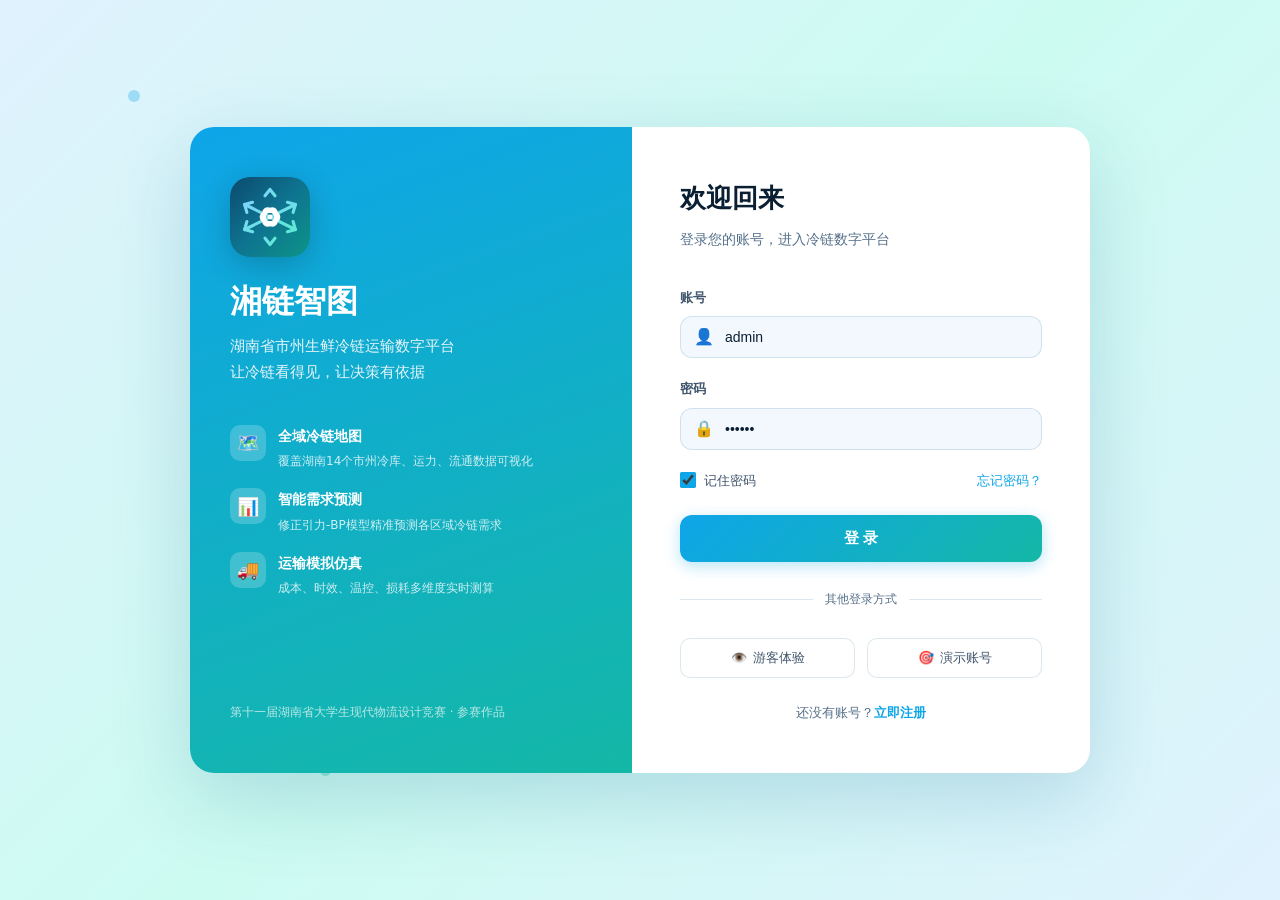
<file: index.html>
<!DOCTYPE html>
<html lang="zh-CN">
<head>
  <meta charset="UTF-8">
  <meta name="viewport" content="width=device-width, initial-scale=1.0">
  <title>湘链智图 · 湖南省市州生鲜冷链运输数字平台</title>
  <meta name="description" content="聚焦湖南省14个市州的生鲜冷链运输体系：冷源布局、冷藏运力、成本时效与断链风险的一体化模拟决策平台">
  <meta name="theme-color" content="#0ea5e9">
  <!-- 内联雪花 favicon 由后端 /favicon.svg 提供；此处声明避免控制台 404 噪音 -->
  <link rel="icon" href="favicon.svg?v=2" type="image/svg+xml">
  <!-- 最大资源提前并行下载：echarts 约 1MB，preload 让它在解析 HTML 时即开始传输 -->
  <link rel="preload" href="assets/vendor/echarts.min.js" as="script">
  <script>/* 老浏览器兜底：2.5 秒后若 app.js 首行的 anim 标记仍不存在，
     说明主脚本解析失败——隐藏加载层、去掉内容隐藏门控，退回静态可读模式。
     若 anim 已存在（主脚本正常），这里什么都不做，动画流程由 app.js 接管。 */
  setTimeout(function () {
    var de = document.documentElement;
    if ((' ' + de.className + ' ').indexOf(' anim ') < 0) {
      var l = document.getElementById('pageLoader');
      if (l) l.classList.add('hidden');
      de.className = (' ' + de.className + ' ').replace(/\bjs\b/g, '').trim();
    }
  }, 2500);
  </script>
  <link rel="stylesheet" href="colors_and_type.css?v=9">
  <style>
    /* 侧边栏样式 */
    .app-sidebar {
      position: fixed;
      top: 0; left: 0; bottom: 0;
      width: 220px;
      background: linear-gradient(180deg, #0c4a6e 0%, #0f766e 100%);
      color: white;
      z-index: 200;
      display: flex;
      flex-direction: column;
      transition: width 0.3s ease;
      overflow: hidden;
    }

    .app-sidebar.collapsed {
      width: 64px;
    }

    .sidebar-brand {
      padding: 18px 16px;
      border-bottom: 1px solid rgba(255,255,255,0.1);
      display: flex;
      align-items: center;
      gap: 10px;
      position: relative;
    }

    .sidebar-logo {
      width: 38px; height: 38px;
      border-radius: 10px;
      overflow: hidden;
      flex-shrink: 0;
    }

    .sidebar-brand-text { flex: 1; overflow: hidden; white-space: nowrap; }
    .sb-name { font-size: 15px; font-weight: 700; }
    .sb-sub { font-size: 10px; opacity: 0.7; }

    .sidebar-toggle {
      position: absolute;
      right: 8px; top: 50%;
      transform: translateY(-50%);
      background: rgba(255,255,255,0.1);
      border: none;
      color: white;
      width: 24px; height: 24px;
      border-radius: 6px;
      cursor: pointer;
      font-size: 12px;
      opacity: 0;
      transition: opacity 0.2s;
    }
    .sidebar-brand:hover .sidebar-toggle { opacity: 1; }
    .app-sidebar.collapsed .sidebar-toggle { opacity: 1; }

    .sidebar-nav {
      flex: 1;
      padding: 12px 8px;
      overflow-y: auto;
    }

    .nav-group-title {
      font-size: 10px;
      text-transform: uppercase;
      letter-spacing: 1px;
      color: rgba(255,255,255,0.45);
      padding: 10px 10px 6px;
      font-weight: 600;
      white-space: nowrap;
      overflow: hidden;
    }

    .nav-item {
      display: flex;
      align-items: center;
      gap: 10px;
      padding: 9px 10px;
      border-radius: 8px;
      color: rgba(255,255,255,0.7);
      text-decoration: none;
      font-size: 13px;
      margin-bottom: 2px;
      transition: all 0.2s ease;
      cursor: pointer;
      white-space: nowrap;
      overflow: hidden;
    }

    .nav-item:hover {
      background: rgba(255,255,255,0.1);
      color: white;
    }

    .nav-item.nav-active {
      background: rgba(255,255,255,0.18);
      color: white;
      font-weight: 600;
    }

    .nav-icon {
      font-size: 16px;
      width: 22px;
      text-align: center;
      flex-shrink: 0;
    }

    .nav-text { flex: 1; overflow: hidden; }

    .sidebar-footer {
      padding: 12px 14px;
      border-top: 1px solid rgba(255,255,255,0.1);
      display: flex;
      align-items: center;
      gap: 10px;
      white-space: nowrap;
      overflow: hidden;
    }

    .user-avatar {
      width: 34px; height: 34px;
      background: linear-gradient(135deg, #38bdf8, #5eead4);
      border-radius: 50%;
      display: flex; align-items: center; justify-content: center;
      font-weight: 600; font-size: 13px;
      flex-shrink: 0;
    }

    .user-info { flex: 1; overflow: hidden; }
    .user-name { font-size: 12px; font-weight: 600; }
    .user-role { font-size: 10px; opacity: 0.6; }

    .logout-btn {
      background: none; border: none;
      color: rgba(255,255,255,0.5);
      cursor: pointer; font-size: 14px;
      padding: 4px 6px; border-radius: 6px;
      transition: all 0.2s;
      flex-shrink: 0;
    }
    .logout-btn:hover {
      background: rgba(255,255,255,0.1);
      color: white;
    }

    /* 收起状态 */
    .app-sidebar.collapsed .sidebar-brand-text,
    .app-sidebar.collapsed .nav-text,
    .app-sidebar.collapsed .nav-group-title,
    .app-sidebar.collapsed .user-info {
      display: none;
    }

    .app-sidebar.collapsed .nav-item { justify-content: center; }
    .app-sidebar.collapsed .sidebar-footer { justify-content: center; }

    /* 主内容区域适配侧边栏 */
    body { padding-left: 220px; transition: padding-left 0.3s ease; }
    body.sidebar-collapsed { padding-left: 64px; }

    .site-header { left: 220px; transition: left 0.3s ease; }
    body.sidebar-collapsed .site-header { left: 64px; }

    /* 响应式 */
    @media (max-width: 768px) {
      .app-sidebar { transform: translateX(-100%); }
      .app-sidebar.mobile-open { transform: translateX(0); }
      body { padding-left: 0 !important; }
      .site-header { left: 0 !important; }
    }
  </style>
</head>
<body>
<!-- 侧边栏导航 -->
<aside class="app-sidebar" id="appSidebar">
  <div class="sidebar-brand">
    <div class="sidebar-logo"><svg viewBox="0 0 64 64" width="100%" height="100%" xmlns="http://www.w3.org/2000/svg"><defs><linearGradient id="lg1" x1="0" y1="0" x2="1" y2="1"><stop offset="0" stop-color="#0c4a6e"/><stop offset="0.5" stop-color="#0e7490"/><stop offset="1" stop-color="#0d9488"/></linearGradient><linearGradient id="lg2" x1="0" y1="0" x2="1" y2="1"><stop offset="0" stop-color="#7dd3fc"/><stop offset="1" stop-color="#5eead4"/></linearGradient></defs><rect width="64" height="64" rx="14" fill="url(#lg1)"/><g stroke="url(#lg2)" stroke-width="2.5" stroke-linecap="round" fill="none"><line x1="32" y1="10" x2="32" y2="54"/><line x1="11.7" y1="22" x2="52.3" y2="42"/><line x1="52.3" y1="22" x2="11.7" y2="42"/><path d="M32 10 L28 15 M32 10 L36 15 M32 54 L28 49 M32 54 L36 49"/><path d="M11.7 22 L13.5 28.3 M11.7 22 L18 20.2 M52.3 42 L50.5 35.7 M52.3 42 L46 43.8"/><path d="M52.3 22 L50.5 28.3 M52.3 22 L46 20.2 M11.7 42 L13.5 35.7 M11.7 42 L18 43.8"/></g><g fill="none" stroke="#fff" stroke-width="2.5"><ellipse cx="32" cy="32" rx="7" ry="4.5"/><ellipse cx="32" cy="32" rx="7" ry="4.5" transform="rotate(60 32 32)"/><ellipse cx="32" cy="32" rx="7" ry="4.5" transform="rotate(120 32 32)"/></g><circle cx="32" cy="32" r="2" fill="#fff"/></svg></div>
    <div class="sidebar-brand-text">
      <div class="sb-name">湘链智图</div>
      <div class="sb-sub">冷链数字平台</div>
    </div>
    <button class="sidebar-toggle" onclick="toggleSidebar()" title="收起侧边栏">«</button>
  </div>

  <nav class="sidebar-nav">
    <div class="nav-group-title">核心功能</div>
    <a href="#hero" class="nav-item nav-active" data-section="hero">
      <span class="nav-icon">🏠</span>
      <span class="nav-text">总览看板</span>
    </a>
    <a href="#mapSection" class="nav-item" data-section="mapSection">
      <span class="nav-icon">🗺️</span>
      <span class="nav-text">冷链地图</span>
    </a>
    <a href="#analysis" class="nav-item" data-section="analysis">
      <span class="nav-icon">📊</span>
      <span class="nav-text">数据洞察</span>
    </a>
    <a href="#synergy" class="nav-item" data-section="synergy">
      <span class="nav-icon">🔗</span>
      <span class="nav-text">主体协同</span>
    </a>
    <a href="#simulate" class="nav-item" data-section="simulate">
      <span class="nav-icon">⚙️</span>
      <span class="nav-text">智能模拟</span>
    </a>

    <div class="nav-group-title">数据中心</div>
    <a href="data.html" class="nav-item">
      <span class="nav-icon">📋</span>
      <span class="nav-text">产量数据</span>
    </a>
    <a href="projects.html" class="nav-item">
      <span class="nav-icon">🏗️</span>
      <span class="nav-text">冷链项目</span>
    </a>

    <div class="nav-group-title">系统</div>
    <a href="about.html" class="nav-item">
      <span class="nav-icon">📖</span>
      <span class="nav-text">项目概览</span>
    </a>
    <a href="profile.html" class="nav-item">
      <span class="nav-icon">👤</span>
      <span class="nav-text">个人中心</span>
    </a>
  </nav>

  <div class="sidebar-footer">
    <div class="user-avatar" id="sidebarUserAvatar">A</div>
    <div class="user-info">
      <div class="user-name" id="sidebarUserName">管理员</div>
      <div class="user-role">系统管理员</div>
    </div>
    <button class="logout-btn" onclick="handleLogout()" title="退出登录">⎋</button>
  </div>
</aside>

<!-- 页面加载器 -->
<div id="pageLoader"><div class="loader-ring"></div><div class="loader-text">冷链系统初始化中</div></div>
<!-- 滚动进度条 -->
<div id="scrollProgress" aria-hidden="true"></div>

<!-- ===== 顶部导航 ===== -->
<header class="site-header reveal" id="siteHeader">
  <div class="header-inner">
    <div class="brand">
      <div class="brand-logo"><svg viewBox="0 0 64 64" width="100%" height="100%" xmlns="http://www.w3.org/2000/svg"><defs><linearGradient id="lg3" x1="0" y1="0" x2="1" y2="1"><stop offset="0" stop-color="#0c4a6e"/><stop offset="0.5" stop-color="#0e7490"/><stop offset="1" stop-color="#0d9488"/></linearGradient><linearGradient id="lg4" x1="0" y1="0" x2="1" y2="1"><stop offset="0" stop-color="#7dd3fc"/><stop offset="1" stop-color="#5eead4"/></linearGradient></defs><rect width="64" height="64" rx="14" fill="url(#lg3)"/><g stroke="url(#lg4)" stroke-width="2.5" stroke-linecap="round" fill="none"><line x1="32" y1="10" x2="32" y2="54"/><line x1="11.7" y1="22" x2="52.3" y2="42"/><line x1="52.3" y1="22" x2="11.7" y2="42"/><path d="M32 10 L28 15 M32 10 L36 15 M32 54 L28 49 M32 54 L36 49"/><path d="M11.7 22 L13.5 28.3 M11.7 22 L18 20.2 M52.3 42 L50.5 35.7 M52.3 42 L46 43.8"/><path d="M52.3 22 L50.5 28.3 M52.3 22 L46 20.2 M11.7 42 L13.5 35.7 M11.7 42 L18 43.8"/></g><g fill="none" stroke="#fff" stroke-width="2.5"><ellipse cx="32" cy="32" rx="7" ry="4.5"/><ellipse cx="32" cy="32" rx="7" ry="4.5" transform="rotate(60 32 32)"/><ellipse cx="32" cy="32" rx="7" ry="4.5" transform="rotate(120 32 32)"/></g><circle cx="32" cy="32" r="2" fill="#fff"/></svg></div>
      <div class="brand-text">
        <span class="brand-name">湘链智图</span>
        <span class="brand-sub">湖南省生鲜冷链运输数字平台</span>
      </div>
    </div>
    <nav class="nav-links">
      <a href="#hero" class="active">总览</a>
      <a href="#mapSection">冷链地图</a>
      <a href="#analysis">数据洞察</a>
      <a href="#synergy">主体协同</a>
      <a href="#simulate">智能模拟</a>
    </nav>
    <div class="header-right">
      <span class="live-dot"></span><span class="live-text">温控监测中</span>
      <button id="themeToggle" type="button" class="icon-btn" title="切换明暗主题" aria-label="切换主题">
        <svg viewBox="0 0 24 24" width="18" height="18" fill="none" stroke="currentColor" stroke-width="2"><circle cx="12" cy="12" r="4"/><path d="M12 2v2m0 16v2M4.9 4.9l1.4 1.4m11.4 11.4 1.4 1.4M2 12h2m16 0h2M4.9 19.1l1.4-1.4M17.7 6.3l1.4-1.4"/></svg>
      </button>
    </div>
  </div>
</header>

<main>
  <!-- ===== 首屏 Hero ===== -->
  <section class="hero" id="hero">
    <canvas id="bgCanvas" aria-hidden="true"></canvas>
    <div class="hero-glow" aria-hidden="true"></div>
    <div class="hero-inner">
      <p class="hero-badge reveal">湖南省大学生现代物流设计竞赛 · 生鲜冷链专项</p>
      <h1 class="hero-title reveal delay-1">覆盖 14 市州的生鲜冷链运输网<br><span class="grad-text">从产地冷源到市民餐桌</span></h1>
      <p class="hero-desc reveal delay-2" id="heroDesc">让农户、冷库、承运商、市场，在同一张图上看见彼此。——聚焦湖南省各市州生鲜农产品冷链体系，打通产地预冷、干线冷藏运输与市域分拨的信息链路，提供运力布局、成本时效与断链风险的可视化决策支持。</p>
      <div class="hero-actions reveal delay-3">
        <a href="#mapSection" class="btn btn-primary">进入冷链地图 →</a>
        <a href="#simulate" class="btn btn-ghost">运行运输模拟</a>
      </div>
      <!-- 四主体链路条：品牌渐变的具象化（青端=产地侧，蓝端=销地侧） -->
      <p class="hero-chain reveal delay-3" aria-label="农户到市场四类主体信息链路">
        <span class="hc-node"><i class="hc-dot dot-farm"></i>农户合作社</span><i class="hc-link"></i>
        <span class="hc-node"><i class="hc-dot dot-store"></i>冷库</span><i class="hc-link"></i>
        <span class="hc-node"><i class="hc-dot dot-carrier"></i>承运商</span><i class="hc-link"></i>
        <span class="hc-node"><i class="hc-dot dot-market"></i>销地市场</span>
      </p>
      <div class="kpi-strip reveal delay-4" id="kpiStrip"><!-- KPI 由 JS 渲染 --></div>
    </div>
  </section>

  <!-- ===== 全市州冷链地图 ===== -->
  <section class="section section-alt" id="mapSection">
    <div class="section-head reveal">
      <p class="section-tag">COLDCHAIN MAP</p>
      <h2>市州冷链布局地图</h2>
      <p class="section-sub">地图按冷库容量着色，点击市州查看详情卡，可在详情卡中一键下钻区县边界；右侧展示容量排行与主导品类结构。</p>
    </div>
    <div class="network-grid">
      <div class="glass-panel map-panel reveal">
        <nav class="map-crumb" id="mapCrumb" aria-label="地图层级导航">
          <button type="button" data-back class="crumb-item crumb-link" id="crumbBack" style="display:none">‹ 返回全省</button>
          <span class="crumb-item" id="crumbNow">省域视图 · 点击市州查看详情</span>
        </nav>
        <div class="map-toolbar">
          <span class="chip static">着色指标：冷库容量（万吨位）</span>
        </div>
        <div id="hunanMap" class="chart chart-map" role="img" aria-label="湖南省各市州冷库容量地图，颜色越深容量越大"></div>
      </div>
      <div class="side-col">
        <div class="glass-panel reveal" id="cityDetailCard">
          <h4 class="card-title">市州冷链详情</h4>
          <div id="cityDetailBody"><p class="hint">👈 点击地图上的市州查看详情</p></div>
        </div>
        <div class="glass-panel reveal">
          <h4 class="card-title">冷库容量排行 <span class="unit">(万吨位)</span></h4>
          <div id="storageRankChart" class="chart chart-sm" role="img" aria-label="各市州冷库容量排行条形图"></div>
        </div>
      </div>
    </div>
  </section>

  <!-- ===== 数据洞察 ===== -->
  <section class="section" id="analysis">
    <div class="section-head reveal">
      <p class="section-tag">DATA INSIGHTS</p>
      <h2>生鲜冷链数据洞察</h2>
      <p class="section-sub">品类结构、温度-损耗关联、市州流通率对比——定位冷链体系的短板与机会。</p>
    </div>
    <div class="glass-panel reveal">
      <div class="dual-chart-grid" style="margin-top:0">
        <div id="categoryPie" class="chart" role="img" aria-label="生鲜品类结构占比环形图"></div>
        <div id="trendLine" class="chart" role="img" aria-label="月均气温与综合损耗率趋势折线图"></div>
      </div>
    </div>
    <div class="glass-panel reveal" style="margin-top:18px">
      <h4 class="card-title">各市州冷链流通率对比 <span class="unit">(% · 虚线为全省均值)</span></h4>
      <div id="flowBar" class="chart chart-lg" role="img" aria-label="各市州冷链流通率对比柱状图"></div>
    </div>
  </section>

  <!-- ===== 多主体协同（打破「两张皮」） ===== -->
  <section class="section section-alt" id="synergy">
    <div class="section-head reveal">
      <p class="section-tag">SYNERGY</p>
      <h2>多主体协同 · 打破信息壁垒</h2>
      <p class="section-sub">货流实线 vs 信息流虚线——灰虚线就是「两张皮」。用图例逐类开关主体看供应链如何塌陷；信息联通率是壁垒的量化刻度。</p>
    </div>
    <div class="network-grid">
      <div class="glass-panel reveal">
        <div class="sim-card-head"><h4>主体协同网络 <span class="unit">(演示数据)</span></h4><span class="tag tag-cyan">点击图例可隐藏主体</span></div>
        <div id="networkMap" class="chart chart-network" role="img" aria-label="多主体协同网络地图：农户合作社、冷库、承运商、销地市场四类节点，货流实线与信息流虚线叠加在省域地图上"></div>
      </div>
      <div class="side-col">
        <div class="glass-panel reveal">
          <h4 class="card-title">信息贯通度 <span class="unit">(已联通信息链占比)</span></h4>
          <div class="link-stat-row">
            <div class="link-ring" id="linkRing" style="--pct:0"><b id="linkRingNum">--%</b></div>
            <p class="link-stat-text" id="linkStatText">加载中…</p>
          </div>
          <p class="sim-note">对照湘政办发〔2022〕45号文提出的「省级冷链物流公共信息平台」——本板块即其可视化雏形：货流看得见，信息流也看得见，壁垒在哪一目了然。</p>
        </div>
        <div class="glass-panel reveal">
          <h4 class="card-title">怎么读这张图</h4>
          <ul class="read-guide">
            <li><i class="dot dot-goods"></i>实线箭头＝冷链货物实际流通（货流）</li>
            <li><i class="dot dot-info"></i>蓝虚线＝双方系统信息已互通</li>
            <li><i class="dot dot-gap"></i>灰虚线＝<b>信息未联通的断点</b>，即两张皮病灶</li>
            <li><i class="dot dot-node"></i>节点大小＝主体规模（吞吐/运力）</li>
          </ul>
        </div>
      </div>
    </div>
    <!-- 可共享资源池：冷库余容 / 闲置运力 / 参考运价 -->
    <div class="glass-panel reveal" id="resourcePanel">
      <div class="sim-card-head">
        <h4>可共享资源池 <span class="unit">(演示数据 · 余容与运价公开，是打破信息壁垒的第一步)</span></h4>
        <select id="resCity" aria-label="按市州筛选资源"></select>
      </div>
      <p class="link-stat-text" id="resSummary">加载中…</p>
      <div class="res-table-wrap">
        <table class="res-table">
          <thead><tr><th>主体</th><th>类型</th><th>所在市州</th><th>可用产能 / 运力</th><th>参考价格</th><th>更新</th></tr></thead>
          <tbody id="resRows"><tr><td colspan="6"><p class="hint">加载中…</p></td></tr></tbody>
        </table>
      </div>
    </div>
  </section>

  <!-- ===== 智能模拟 ===== -->
  <section class="section section-alt" id="simulate">
    <div class="section-head reveal">
      <p class="section-tag">INTELLIGENT SIMULATION</p>
      <h2>冷链运输智能模拟</h2>
      <p class="section-sub">选择起讫市州与生鲜品类，后端实时估算成本、时效、温控达标率与损耗；结果同步绘制到地图。</p>
    </div>
    <div class="sim-grid">
      <!-- 冷链运输模拟器 -->
      <div class="glass-panel sim-card reveal">
        <div class="sim-card-head"><h4>冷链运输模拟器</h4><span class="tag tag-green">实时计算</span></div>
        <div class="field-row two-col">
          <div>
            <label for="simFrom">起点市州</label>
            <select id="simFrom"></select>
          </div>
          <div>
            <label for="simTo">终点市州</label>
            <select id="simTo"></select>
          </div>
        </div>
        <div class="field-row">
          <label id="productSegLabel">生鲜品类</label>
          <div class="seg" id="productSeg" role="radiogroup" aria-labelledby="productSegLabel"><!-- 由 products.json 动态生成 --></div>
        </div>
        <div class="field-row two-col">
          <div>
            <label for="simTons">货量（吨）：<b id="tonsVal">10</b></label>
            <input type="range" id="simTons" min="1" max="30" value="10">
          </div>
          <button id="runSimulate" type="button" class="btn btn-primary btn-block">开始模拟</button>
        </div>
        <div class="sim-result" id="simResult"><p class="hint">配置参数后点击「开始模拟」</p></div>
      </div>

      <!-- 需求预测 -->
      <div class="glass-panel sim-card reveal delay-1">
        <div class="sim-card-head"><h4>生鲜需求预测器</h4><span class="tag tag-cyan">模型输出</span></div>
        <div class="field-row">
          <label for="predCity">目标市州</label>
          <select id="predCity"></select>
        </div>
        <div class="field-row">
          <label id="seasonSegLabel">季节场景</label>
          <div class="seg" id="seasonSeg" role="radiogroup" aria-labelledby="seasonSegLabel">
            <button type="button" role="radio" aria-checked="false" data-v="春季">春</button>
            <button type="button" role="radio" aria-checked="true" data-v="夏季" class="active">夏</button>
            <button type="button" role="radio" aria-checked="false" data-v="秋季">秋</button>
            <button type="button" role="radio" aria-checked="false" data-v="冬季">冬</button>
          </div>
        </div>
        <button id="runPredict" type="button" class="btn btn-primary btn-block" style="margin-top:14px">运行预测模型</button>
        <div class="sim-result" id="predResult"><p class="hint">选择市州与季节后运行预测</p></div>
      </div>
    </div>
    <!-- 路线地图 -->
    <div class="glass-panel reveal" id="routeMapPanel" style="display:none">
      <h4 class="card-title">冷链运输路线示意 <span id="routePathName" class="path-name"></span></h4>
      <div id="routeMap" class="chart chart-route" role="img" aria-label="冷链运输路线示意图"></div>
    </div>
    <!-- 实时预警事件流 -->
    <div class="glass-panel reveal" id="eventPanel">
      <div class="sim-card-head">
        <h4>实时预警事件流 <span class="unit">(演示数据 · 每 30 秒刷新)</span></h4>
        <span class="tag tag-warn" id="eventCount">近 24h 预警 -- 起</span>
      </div>
      <div class="event-grid">
        <ul class="ev-list" id="eventList" aria-live="polite"><li class="ev-item"><p class="hint">加载中…</p></li></ul>
        <div id="eventMiniMap" class="chart chart-mini" role="img" aria-label="预警事件分布小地图，琥珀点标记事发线路中点"></div>
      </div>
    </div>
  </section>
</main>

<!-- 回到顶部按钮 -->
<button id="backToTop" class="back-to-top" onclick="window.scrollTo({top:0,behavior:'smooth'})" title="回到顶部">↑</button>

<style>
  .back-to-top {
    position: fixed;
    right: 24px;
    bottom: 24px;
    width: 44px;
    height: 44px;
    border-radius: 50%;
    background: linear-gradient(135deg, #0ea5e9, #06b6d4);
    color: white;
    border: none;
    font-size: 20px;
    cursor: pointer;
    box-shadow: 0 4px 16px rgba(14, 165, 233, 0.4);
    opacity: 0;
    transform: translateY(20px);
    transition: all 0.3s ease;
    z-index: 999;
    pointer-events: none;
  }
  .back-to-top.visible {
    opacity: 1;
    transform: translateY(0);
    pointer-events: auto;
  }
  .back-to-top:hover {
    transform: translateY(-2px);
    box-shadow: 0 6px 20px rgba(14, 165, 233, 0.5);
  }
</style>

<footer class="site-footer">
  <p><b>湘链智图</b> · 湖南省市州生鲜冷链运输数字平台 —— 第十一届湖南省大学生现代物流设计竞赛参赛作品</p>
  <p class="foot-note">页面数值为演示占位数据 · 正式版将接入团队真实测算模型 <span id="footUpdated"></span></p>
</footer>

<script defer src="assets/vendor/echarts.min.js"></script>
<script defer src="js/app.js?v=9"></script>
<script>
  // 统一登录检查（支持 localStorage 和 URL 参数两种方式）
  (function checkLogin() {
    const params = new URLSearchParams(window.location.search);
    const urlLoggedIn = params.get('loggedIn');
    const urlUser = params.get('user');

    let isLoggedIn = false;
    let username = '';

    try {
      isLoggedIn = localStorage.getItem('isLoggedIn') === 'true';
      username = localStorage.getItem('username') || '';
    } catch(e) {}

    // URL 参数登录（备用方案）
    if (urlLoggedIn === '1' && urlUser) {
      isLoggedIn = true;
      username = decodeURIComponent(urlUser);
      try {
        localStorage.setItem('isLoggedIn', 'true');
        localStorage.setItem('username', username);
        localStorage.setItem('loginTime', new Date().toISOString());
      } catch(e) {}
    }

    if (!isLoggedIn) {
      window.location.href = 'login.html';
      return;
    }

    // 确保 username 存在
    if (!username) {
      try { localStorage.setItem('username', '管理员'); } catch(e) {}
    }
  })();

  // 初始化用户信息
  function initSidebarUser() {
    let username = localStorage.getItem('username') || '管理员';
    try {
      const profile = JSON.parse(localStorage.getItem('userProfile') || '{}');
      if (profile.nickname) username = profile.nickname;
    } catch(e) {}
    const avatar = username.charAt(0).toUpperCase();
    const nameEl = document.getElementById('sidebarUserName');
    const avatarEl = document.getElementById('sidebarUserAvatar');
    if (nameEl) nameEl.textContent = username;
    if (avatarEl) avatarEl.textContent = avatar;
  }

  // 侧边栏收起/展开
  function toggleSidebar() {
    const sidebar = document.getElementById('appSidebar');
    const body = document.body;
    sidebar.classList.toggle('collapsed');
    body.classList.toggle('sidebar-collapsed');
    const toggleBtn = sidebar.querySelector('.sidebar-toggle');
    if (sidebar.classList.contains('collapsed')) {
      toggleBtn.textContent = '»';
      localStorage.setItem('sidebarCollapsed', 'true');
    } else {
      toggleBtn.textContent = '«';
      localStorage.setItem('sidebarCollapsed', 'false');
    }
    // 触发窗口resize，让ECharts重新计算尺寸
    setTimeout(() => window.dispatchEvent(new Event('resize')), 300);
  }

  // 恢复侧边栏状态
  (function restoreSidebarState() {
    if (localStorage.getItem('sidebarCollapsed') === 'true') {
      const sidebar = document.getElementById('appSidebar');
      const body = document.body;
      sidebar.classList.add('collapsed');
      body.classList.add('sidebar-collapsed');
      const toggleBtn = sidebar.querySelector('.sidebar-toggle');
      toggleBtn.textContent = '»';
    }
  })();

  // 退出登录
  function handleLogout() {
    if (confirm('确定要退出登录吗？')) {
      try {
        localStorage.removeItem('isLoggedIn');
        localStorage.removeItem('username');
        localStorage.removeItem('loginTime');
      } catch(e) {}
      window.location.href = 'login.html';
    }
  }

  // 滚动时高亮对应导航
  function initScrollSpy() {
    const sections = ['hero', 'mapSection', 'analysis', 'synergy', 'simulate'];
    const navItems = document.querySelectorAll('.nav-item[data-section]');

    function updateActiveNav() {
      const scrollPos = window.scrollY + 150;
      let current = 'hero';

      for (const id of sections) {
        const el = document.getElementById(id);
        if (el && el.offsetTop <= scrollPos) {
          current = id;
        }
      }

      navItems.forEach(item => {
        if (item.dataset.section === current) {
          item.classList.add('nav-active');
        } else {
          item.classList.remove('nav-active');
        }
      });
    }

    window.addEventListener('scroll', updateActiveNav, { passive: true });
    updateActiveNav();
  }

  // 回到顶部按钮显示控制
  function initBackToTop() {
    const btn = document.getElementById('backToTop');
    if (!btn) return;
    function toggleBtn() {
      if (window.scrollY > 400) {
        btn.classList.add('visible');
      } else {
        btn.classList.remove('visible');
      }
    }
    window.addEventListener('scroll', toggleBtn, { passive: true });
    toggleBtn();
  }

  // 锚点跳转修正（考虑顶部导航高度）
  function smoothScrollToAnchor() {
    const hash = window.location.hash;
    if (hash && hash.length > 1) {
      const target = document.getElementById(hash.substring(1));
      if (target) {
        setTimeout(() => {
          const headerHeight = 70;
          const targetPos = target.offsetTop - headerHeight;
          window.scrollTo({ top: targetPos, behavior: 'smooth' });
        }, 300);
      }
    }
  }

  // 页面内锚点点击平滑滚动
  function initSmoothScroll() {
    document.querySelectorAll('a[href^="#"]').forEach(link => {
      link.addEventListener('click', function(e) {
        const href = this.getAttribute('href');
        if (href === '#' || href.length < 2) return;
        const target = document.getElementById(href.substring(1));
        if (target) {
          e.preventDefault();
          const headerHeight = 70;
          const targetPos = target.offsetTop - headerHeight;
          window.scrollTo({ top: targetPos, behavior: 'smooth' });
          history.pushState(null, '', href);
        }
      });
    });
  }

  // 页面加载完成后初始化
  function initAll() {
    initSidebarUser();
    initScrollSpy();
    initSmoothScroll();
    initBackToTop();
    smoothScrollToAnchor();
  }

  if (document.readyState === 'loading') {
    document.addEventListener('DOMContentLoaded', initAll);
  } else {
    initAll();
  }
  window.addEventListener('load', function() {
    setTimeout(smoothScrollToAnchor, 500);
  });
</script>
</body>
</html>
</file>
<file: colors_and_type.css>
/* ============================================================
   湘链智图 · 湖南省市州生鲜冷链运输数字平台
   主题：冰川蓝 × 薄荷青（科技冷链）
         主色 #0ea5e9（冰川蓝）× #14b8a6（薄荷青）
         琥珀 #f59e0b 仅用于断链/预警语义，不进通用色板
   对比度：正文辅助色均按 WCAG AA（≥4.5:1，小字号）选取
   ============================================================ */

:root {
  color-scheme: light;
  --primary: #0ea5e9;
  --primary-dark: #0369a1;
  --secondary: #14b8a6;
  --accent: #38bdf8;

  /* 品牌亮色不作小字文本用：文本场景一律取加深档（浅底 ≥4.5:1） */
  --brand-text: #0369a1;
  --secondary-text: #0f766e;

  /* 预警与错误：底色保持浅琥珀/红，文字用深琥珀/深红保证可读 */
  --warn: #f59e0b;
  --warn-text: #b45309;
  --danger: #dc2626;

  --bg: #f2f8fd;
  --bg-alt: #e6f1f9;
  --card-bg: #ffffff;
  --border: rgba(2, 95, 140, 0.14);
  --text-1: #0b1f33;
  --text-2: #40566d;
  --text-3: #55708a;

  --shadow-sm: 0 1px 3px rgba(2, 88, 140, .08);
  --shadow-md: 0 6px 24px rgba(2, 88, 140, .10);
  --shadow-lg: 0 16px 40px rgba(2, 88, 140, .14);
  --radius: 16px;
}

html.dark {
  color-scheme: dark;
  --bg: #071018;
  --bg-alt: #0a1626;
  --card-bg: rgba(10, 25, 41, 0.72);
  --border: rgba(56, 189, 248, 0.18);
  --brand-text: #7dd3fc;
  --secondary-text: #5eead4;
  --danger: #fca5a5;
  --text-1: #e6f3fb;
  --text-2: #a8c2d8;
  --text-3: #7e97ad;
  --shadow-sm: 0 1px 3px rgba(0, 0, 0, .35);
  --shadow-md: 0 6px 24px rgba(0, 0, 0, .42);
  --shadow-lg: 0 16px 40px rgba(0, 0, 0, .5);
}

* { margin: 0; padding: 0; box-sizing: border-box; }
html { scroll-behavior: smooth; }

body {
  font-family: 'PingFang SC', 'Microsoft YaHei', 'Noto Sans SC', system-ui, sans-serif;
  background: var(--bg);
  color: var(--text-1);
  line-height: 1.65;
  transition: background .35s ease, color .35s ease;
}

::selection { background: rgba(14, 165, 233, .30); }

/* 读屏专用视觉隐藏工具类 */
.sr-only { position:absolute; width:1px; height:1px; padding:0; margin:-1px;
           overflow:hidden; clip:rect(0 0 0 0); white-space:nowrap; border:0; }

/* ---------- 滚动显现动画 ---------- */
/* 入场动画仅在主脚本解析成功时启用（html.anim 由 app.js 首行添加）；
   老浏览器解析失败 → 无 anim 类 → 内容直接可见，永不白屏 */
html.anim .reveal { opacity: 0; transform: translateY(26px); transition: opacity .7s ease, transform .7s ease; }
html.anim .reveal.visible { opacity: 1; transform: none; }
html:not(.anim) #pageLoader { display: none; }
.delay-1 { transition-delay: .08s; }
.delay-2 { transition-delay: .16s; }
.delay-3 { transition-delay: .24s; }
.delay-4 { transition-delay: .34s; }
@media (prefers-reduced-motion: reduce) {
  .reveal { opacity: 1 !important; transform: none !important; transition: none !important; }
}

/* ---------- 顶部导航 ---------- */
.site-header {
  position: fixed; inset: 0 0 auto 0; z-index: 100;
  backdrop-filter: blur(14px); -webkit-backdrop-filter: blur(14px);
  background: color-mix(in srgb, var(--bg) 78%, transparent);
  border-bottom: 1px solid var(--border);
}
.header-inner {
  max-width: 1280px; margin: 0 auto; padding: 0 28px;
  height: 64px; display: flex; align-items: center; gap: 36px;
}
.brand { display: flex; align-items: center; gap: 12px; }
.brand-logo {
  width: 40px; height: 40px; border-radius: 12px;
  overflow: hidden;
  flex-shrink: 0;
  box-shadow: 0 4px 14px rgba(14, 165, 233, .38);
}
.brand-text { display: flex; flex-direction: column; line-height: 1.25; }
.brand-name { font-weight: 800; font-size: 17px; letter-spacing: .5px; }
.brand-sub { font-size: 11.5px; color: var(--text-3); letter-spacing: 1.5px; }
.nav-links { display: flex; gap: 6px; margin-left: auto; }
.nav-links a {
  padding: 8px 15px; border-radius: 10px; font-size: 14.5px;
  color: var(--text-2); text-decoration: none; font-weight: 500;
  transition: all .22s;
}
.nav-links a:hover { color: var(--brand-text); background: rgba(14, 165, 233, .09); }
.nav-links a.active { color: var(--brand-text); background: rgba(14, 165, 233, .13); font-weight: 700; }
.header-right { display: flex; align-items: center; gap: 10px; }
.live-dot {
  width: 9px; height: 9px; border-radius: 50%; background: var(--primary);
  box-shadow: 0 0 0 0 rgba(14, 165, 233, .55); animation: pulse-dot 1.8s infinite;
}
@keyframes pulse-dot {
  0% { box-shadow: 0 0 0 0 rgba(14, 165, 233, .5); }
  70% { box-shadow: 0 0 0 9px rgba(14, 165, 233, 0); }
  100% { box-shadow: 0 0 0 0 rgba(14, 165, 233, 0); }
}
.live-text { font-size: 12.5px; color: var(--text-3); }
.icon-btn {
  width: 36px; height: 36px; border-radius: 10px; border: 1px solid var(--border);
  background: transparent; color: var(--text-2); cursor: pointer;
  display: grid; place-items: center; transition: all .2s;
}
.icon-btn:hover { color: var(--brand-text); border-color: var(--primary); }

/* ---------- Hero 首屏 ---------- */
.hero {
  position: relative; min-height: 92vh;
  display: flex; align-items: center; overflow: hidden;
  padding: 120px 28px 70px;
}
#bgCanvas { position: absolute; inset: 0; width: 100%; height: 100%; }
.hero-inner { position: relative; max-width: 1180px; margin: 0 auto; width: 100%; }
.hero-badge {
  display: inline-block; padding: 7px 18px; border-radius: 999px;
  border: 1px solid rgba(14, 165, 233, .35);
  background: rgba(14, 165, 233, .08);
  color: var(--brand-text); font-size: 13.5px; font-weight: 600; letter-spacing: 1px;
}
.hero-title {
  margin: 26px 0 18px; font-size: clamp(34px, 5.4vw, 62px);
  line-height: 1.18; font-weight: 700; letter-spacing: 1px;
}
.grad-text {
  background: linear-gradient(135deg, var(--primary), var(--secondary)); /* 品牌渐变统一 135° */
  -webkit-background-clip: text; background-clip: text; color: transparent;
}
.hero-desc { max-width: 720px; font-size: 17px; color: var(--text-2); margin-bottom: 30px; }
.hero-actions { display: flex; gap: 14px; flex-wrap: wrap; }

.btn {
  display: inline-flex; align-items: center; justify-content: center; gap: 8px;
  padding: 13px 28px; border-radius: 13px; border: none;
  font-size: 15.5px; font-weight: 700; cursor: pointer; text-decoration: none;
  transition: transform .2s, box-shadow .2s, background .2s;
}
/* 白字按钮的两端渐变各压深一档：白字对两端的对比度都 ≥4.5:1 */
.btn-primary {
  background: linear-gradient(135deg, #0369a1, #0f766e);
  color: #fff; box-shadow: 0 8px 22px rgba(2, 132, 199, .35);
}
.btn-primary:hover { transform: translateY(-2px); box-shadow: 0 12px 30px rgba(2, 132, 199, .45); }
.btn-primary:disabled { opacity: .55; cursor: wait; transform: none; }
.btn-ghost {
  background: transparent; color: var(--text-1);
  border: 1.5px solid var(--border);
}
.btn-ghost:hover { border-color: var(--primary); color: var(--brand-text); }
.btn-block { width: 100%; padding: 12px; }

/* KPI 横条 */
.kpi-strip {
  margin-top: 54px; display: grid;
  grid-template-columns: repeat(auto-fit, minmax(170px, 1fr)); gap: 14px;
}
.kpi-item {
  background: var(--card-bg); border: 1px solid var(--border); border-radius: 15px;
  padding: 17px 19px; box-shadow: var(--shadow-sm);
  transition: transform .25s, box-shadow .25s;
}
.kpi-item:hover { transform: translateY(-4px); box-shadow: var(--shadow-md); }
.kpi-label { font-size: 12.5px; color: var(--text-3); margin-bottom: 5px; }
.kpi-value-row { display: flex; align-items: baseline; gap: 5px; flex-wrap: wrap; }
.kpi-value {
  font-size: 27px; font-weight: 700; font-variant-numeric: tabular-nums;
  background: linear-gradient(120deg, var(--text-1), var(--brand-text));
  -webkit-background-clip: text; background-clip: text; color: transparent;
}
.kpi-unit { font-size: 12.5px; color: var(--text-3); }
.kpi-delta { font-size: 12px; font-weight: 700; margin-left: auto; white-space: nowrap; }
.delta-up { color: var(--brand-text); }
.delta-down-good { color: var(--secondary-text); }

/* ---------- 区块通用 ---------- */
.section { max-width: 1280px; margin: 0 auto; padding: 86px 28px 30px; }
.section-alt { scroll-margin-top: 40px; }
.section-head { text-align: center; margin-bottom: 44px; }
.section-tag {
  color: var(--secondary-text); font-size: 12.5px; font-weight: 800;
  letter-spacing: 4px; margin-bottom: 8px;
}
.section-head h2 { font-size: clamp(26px, 3.4vw, 38px); font-weight: 700; letter-spacing: 1px; }
.section-sub { color: var(--text-2); margin-top: 10px; font-size: 15.5px; }

.glass-panel {
  background: var(--card-bg); border: 1px solid var(--border); border-radius: var(--radius);
  box-shadow: var(--shadow-md); padding: 24px;
}
.card-title { font-size: 15.5px; font-weight: 700; margin-bottom: 14px; }
.card-title .unit { font-size: 12px; color: var(--text-3); font-weight: 400; }

/* ---------- 三端切换 Tabs ---------- */
.persp-tabs {
  display: grid; grid-template-columns: repeat(3, 1fr); gap: 16px; margin-bottom: 22px;
}
.persp-tab {
  position: relative; text-align: left; cursor: pointer;
  background: var(--card-bg); border: 1.5px solid var(--border); border-radius: 18px;
  padding: 20px 22px; transition: all .28s; overflow: hidden;
}
.persp-tab::before {
  content: ''; position: absolute; left: 0; top: 0; bottom: 0; width: 4px;
  background: linear-gradient(180deg, var(--primary), var(--secondary));
  opacity: 0; transition: opacity .28s;
}
.persp-tab:hover { transform: translateY(-3px); box-shadow: var(--shadow-md); }
.persp-tab.active {
  border-color: rgba(14, 165, 233, .55);
  box-shadow: 0 10px 30px rgba(14, 165, 233, .18);
}
.persp-tab.active::before { opacity: 1; }
.tab-icon { font-size: 26px; display: block; margin-bottom: 10px; }
.tab-name { font-size: 17.5px; font-weight: 800; display: block; }
.tab-desc { font-size: 12.5px; color: var(--text-3); display: block; margin-top: 3px; }

.persp-panel { animation: panel-in .45s ease; }
@keyframes panel-in { from { opacity: 0; transform: translateY(14px); } to { opacity: 1; transform: none; } }
.panel-head h3 { display: inline-block; font-size: 21px; font-weight: 700; margin-right: 12px; }
.panel-sub {
  font-size: 13px; color: var(--brand-text); font-weight: 600;
  background: rgba(14, 165, 233, .10); border-radius: 999px; padding: 3px 13px;
}
.panel-intro { color: var(--text-2); font-size: 14.5px; margin-top: 10px; }

.mini-cards {
  display: grid; grid-template-columns: repeat(auto-fit, minmax(160px, 1fr));
  gap: 12px; margin: 20px 0;
}
.mini-card {
  border: 1px solid var(--border); border-radius: 13px; padding: 14px 16px;
  background: color-mix(in srgb, var(--bg-alt) 60%, transparent);
}
.mini-card .mc-label { font-size: 12px; color: var(--text-3); }
.mini-card .mc-row { display: flex; align-items: baseline; gap: 4px; margin-top: 4px; }
.mini-card .mc-value { font-size: 23px; font-weight: 700; color: var(--brand-text); font-variant-numeric: tabular-nums; }
.mini-card .mc-unit { font-size: 12px; color: var(--text-3); }
.mini-card .mc-delta { font-size: 11.5px; font-weight: 700; color: var(--secondary-text); margin-left: auto; }

/* 各端专属内容 */
.cluster-grid { display: grid; grid-template-columns: repeat(auto-fit, minmax(280px, 1fr)); gap: 16px; }
.cluster-card {
  border: 1px solid var(--border); border-radius: 14px; padding: 18px;
  background: color-mix(in srgb, var(--bg-alt) 55%, transparent);
  transition: transform .25s, box-shadow .25s;
}
.cluster-card:hover { transform: translateY(-3px); box-shadow: var(--shadow-md); }
.cc-head { display: flex; justify-content: space-between; align-items: baseline; margin-bottom: 6px; }
.cc-head b { font-size: 16px; }
.cc-share { color: var(--brand-text); font-weight: 800; font-size: 15px; }
.cc-examples { font-size: 12.5px; color: var(--text-3); margin-bottom: 12px; }
.cc-list { list-style: none; font-size: 13.5px; }
.cc-list li { padding-left: 20px; position: relative; margin: 5px 0; }
.cc-pain li::before { content: '!'; position: absolute; left: 2px; color: var(--warn-text); font-weight: 800; }
.cc-sol li::before { content: '✓'; position: absolute; left: 2px; color: var(--secondary-text); font-weight: 800; }
.cc-kpis { display: flex; gap: 18px; margin-top: 12px; border-top: 1px dashed var(--border); padding-top: 10px; }
.cc-kpis span { font-size: 12.5px; color: var(--text-2); }
.cc-kpis b { color: var(--text-1); font-size: 15px; }

.chart { width: 100%; height: 300px; }
.chart-sm { height: 240px; }
.chart-route { height: 420px; }
.dual-chart-grid { display: grid; grid-template-columns: 1fr 1fr; gap: 16px; margin-top: 18px; }
@media (max-width: 860px) { .dual-chart-grid { grid-template-columns: 1fr; } }

.level-flow { display: grid; grid-template-columns: repeat(auto-fit, minmax(230px, 1fr)); gap: 14px; }
.level-box {
  border: 1px solid var(--border); border-radius: 14px; padding: 16px;
  background: color-mix(in srgb, var(--bg-alt) 55%, transparent);
}
.level-box h5 { font-size: 14.5px; color: var(--brand-text); margin-bottom: 4px; }
.level-desc { font-size: 12px; color: var(--text-3); margin-bottom: 10px; }
.level-nodes { display: flex; flex-wrap: wrap; gap: 6px; }
.node-chip {
  font-size: 12px; padding: 4px 11px; border-radius: 999px;
  background: rgba(14, 165, 233, .10); color: var(--brand-text); font-weight: 600;
}

.sla-table, .route-table {
  width: 100%; border-collapse: collapse; font-size: 13.5px;
}
.sla-table th, .sla-table td, .route-table th, .route-table td {
  padding: 10px 12px; text-align: left; border-bottom: 1px solid var(--border);
}
.route-table th, .sla-table th { color: var(--text-3); font-weight: 600; font-size: 12.5px; }
.route-table tbody tr:hover, .sla-table tbody tr:hover { background: rgba(14, 165, 233, .06); }
.tag { font-size: 11.5px; font-weight: 700; padding: 3px 11px; border-radius: 999px; }
.tag-green { background: rgba(20, 184, 166, .15); color: var(--secondary-text); }
.tag-cyan { background: rgba(14, 165, 233, .12); color: var(--brand-text); }
.svc-chips { display: flex; flex-wrap: wrap; gap: 9px; margin-top: 14px; }
.svc-chip {
  font-size: 12.5px; padding: 7px 14px; border-radius: 999px;
  border: 1px dashed rgba(20, 184, 166, .45); color: var(--secondary-text); font-weight: 600;
}

/* ---------- 网络布局 ---------- */
.network-grid { display: grid; grid-template-columns: 1.9fr 1fr; gap: 18px; }
.side-col { display: flex; flex-direction: column; gap: 18px; }
.map-panel { position: relative; }
.map-toolbar { display: flex; gap: 8px; margin-bottom: 6px; flex-wrap: wrap; }
.chip {
  border: 1px solid var(--border); background: transparent; color: var(--text-2);
  padding: 6px 16px; border-radius: 999px; font-size: 13px; font-weight: 600; cursor: pointer;
  transition: all .2s;
}
.chip.active, .chip:hover {
  background: linear-gradient(120deg, #0369a1, #0f766e); /* 加深档：白字对比度 ≥4.5:1 */
  color: #fff; border-color: transparent;
}
.chart-map { height: 520px; }
.node-type-list { list-style: none; }
.node-type-list li {
  display: flex; align-items: center; gap: 10px;
  padding: 9px 4px; border-bottom: 1px dashed var(--border); font-size: 13.5px;
}
.node-type-list li:last-child { border-bottom: none; }
.nt-dot { width: 11px; height: 11px; border-radius: 50%; }
.nt-count { margin-left: auto; font-weight: 800; color: var(--text-1); }
.route-table-wrap { margin-top: 18px; }
.lvl-badge { font-size: 11.5px; padding: 2px 10px; border-radius: 999px; font-weight: 700; }
.lvl-trunk { background: rgba(14, 165, 233, .13); color: var(--brand-text); }
.lvl-feeder { background: rgba(20, 184, 166, .12); color: var(--secondary-text); }

/* ---------- 智能模拟 ---------- */
.sim-grid { display: grid; grid-template-columns: 1fr 1fr; gap: 18px; }
.sim-card-head { display: flex; justify-content: space-between; align-items: center; margin-bottom: 16px; }
.sim-card-head h4 { font-size: 16.5px; font-weight: 800; }
.field-row { margin-bottom: 14px; }
.field-row label { display: block; font-size: 13px; color: var(--text-2); margin-bottom: 6px; }
.field-row select {
  width: 100%; padding: 10px 12px; border-radius: 11px;
  border: 1px solid var(--border); background: var(--bg-alt); color: var(--text-1);
  font-size: 14px; outline: none; cursor: pointer;
}
.field-row select:focus { border-color: var(--primary); }
.two-col { display: grid; grid-template-columns: 1fr 1fr; gap: 14px; align-items: end; }
.field-row input[type="range"] { width: 100%; accent-color: var(--primary); }
.seg { display: flex; gap: 6px; flex-wrap: wrap; }
.seg button {
  flex: 1; min-width: 56px; padding: 9px 0; border-radius: 10px;
  border: 1px solid var(--border); background: transparent; color: var(--text-2);
  font-size: 13.5px; font-weight: 600; cursor: pointer; transition: all .2s;
}
.seg button.active {
  background: linear-gradient(120deg, #0369a1, #0f766e); /* 加深档：白字对比度 ≥4.5:1 */
  color: #fff; border-color: transparent;
}
.sim-result {
  margin-top: 16px; border-top: 1px dashed var(--border); padding-top: 14px;
  min-height: 96px; font-size: 14px;
}
.sim-result .hint { color: var(--text-3); font-size: 13px; text-align: center; padding-top: 18px; }
.res-grid { display: grid; grid-template-columns: repeat(auto-fit, minmax(105px, 1fr)); gap: 10px; }
.res-cell {
  background: color-mix(in srgb, var(--bg-alt) 65%, transparent);
  border-radius: 11px; padding: 10px 12px;
}
.res-cell .rc-label { font-size: 11.5px; color: var(--text-3); }
.res-cell .rc-value { font-size: 17px; font-weight: 800; color: var(--brand-text); margin-top: 2px; }
.path-steps { display: flex; flex-wrap: wrap; align-items: center; gap: 7px; margin-top: 12px; font-size: 12.5px; }
.path-step {
  padding: 5px 12px; border-radius: 999px; font-weight: 600;
  background: rgba(20, 184, 166, .10); color: var(--secondary-text);
}
.path-arrow { color: var(--text-3); }
.sim-note { font-size: 11.5px; color: var(--text-3); margin-top: 10px; }
#routeMapPanel { margin-top: 18px; }
.path-name { color: var(--secondary-text); font-size: 13px; font-weight: 600; }

/* ---------- 页脚 ---------- */
.site-footer {
  margin-top: 80px; padding: 34px 28px 40px; text-align: center;
  border-top: 1px solid var(--border); color: var(--text-2); font-size: 14px;
  background: color-mix(in srgb, var(--bg-alt) 70%, transparent);
}
.foot-note { font-size: 12.5px; color: var(--text-3); margin-top: 6px; }

/* loading spinner + error state */
.loading-spinner {
  display: inline-block; width: 22px; height: 22px;
  border: 2.5px solid rgba(14, 165, 233, .25); border-top-color: var(--primary);
  border-radius: 50%; animation: spin .8s linear infinite; vertical-align: middle;
}
@keyframes spin { to { transform: rotate(360deg); } }
.error-state { color: var(--danger); font-size: 13px; text-align: center; padding: 12px; }

/* toast 提示 */
#toastHost { position: fixed; top: 76px; right: 22px; z-index: 200; display: flex; flex-direction: column; gap: 10px; }
.toast {
  padding: 12px 18px; border-radius: 12px; font-size: 13.5px; font-weight: 600;
  background: var(--card-bg); border: 1px solid var(--border);
  box-shadow: var(--shadow-lg); animation: toast-in .3s ease;
}
.toast.err { border-color: rgba(220, 38, 38, .45); color: var(--danger); }
@keyframes toast-in { from { opacity: 0; transform: translateX(24px); } to { opacity: 1; transform: none; } }

/* ---------- 高级科技感增强 ---------- */

/* 页面加载器 */
#pageLoader {
  position: fixed; inset: 0; z-index: 1000;
  background: var(--bg);
  display: flex; flex-direction: column; align-items: center; justify-content: center;
  transition: opacity .55s ease, visibility .55s ease;
}
#pageLoader.hidden { opacity: 0; visibility: hidden; pointer-events: none; }
.loader-ring {
  width: 64px; height: 64px; border-radius: 50%;
  border: 3px solid transparent;
  border-top-color: var(--primary);
  border-right-color: var(--secondary);
  animation: spin 1s linear infinite;
}
.loader-text {
  margin-top: 18px; font-size: 13px; color: var(--text-3); letter-spacing: 2px;
  animation: pulse-text 1.5s ease-in-out infinite;
}
@keyframes pulse-text { 0%,100%{opacity:.55} 50%{opacity:1} }

/* 顶部滚动进度条 */
#scrollProgress {
  position: fixed; top: 0; left: 0; height: 3px; z-index: 101;
  width: 0%;
  background: linear-gradient(90deg, var(--primary), var(--secondary));
  box-shadow: 0 0 10px rgba(14, 165, 233, .45);
}

/* glass-panel 光扫 hover */
.glass-panel {
  position: relative; overflow: hidden;
}
.glass-panel::after {
  content: ''; position: absolute; top: 0; left: -120%; width: 60%; height: 100%;
  background: linear-gradient(90deg, transparent, rgba(255,255,255,.12), transparent);
  transform: skewX(-20deg);
  transition: left .7s ease;
  pointer-events: none;
}
.glass-panel:hover::after { left: 140%; }
html.dark .glass-panel::after { background: linear-gradient(90deg, transparent, rgba(255,255,255,.06), transparent); }

/* KPI 数字扫描线 */
.kpi-value {
  position: relative; display: inline-block;
}
.kpi-value::after {
  content: ''; position: absolute; left: 0; top: 55%; width: 100%; height: 2px;
  background: linear-gradient(90deg, transparent, var(--primary), transparent);
  opacity: .25; transform: scaleX(0); transform-origin: left;
  transition: transform .8s ease .2s;
}
.kpi-item:hover .kpi-value::after { transform: scaleX(1); }

/* Tab 下划线滑动 */
.persp-tab::before {
  width: 0; height: 4px; top: auto; bottom: 0; left: 50%; transform: translateX(-50%);
  border-radius: 4px 4px 0 0;
  background: linear-gradient(90deg, var(--primary), var(--secondary));
  transition: width .3s ease;
}
.persp-tab.active::before { width: 40%; opacity: 1; }

/* 按钮涟漪 */
.btn { position: relative; overflow: hidden; }
.btn .ripple {
  position: absolute; border-radius: 50%; background: rgba(255,255,255,.35);
  transform: scale(0); animation: ripple-anim .55s linear; pointer-events: none;
}
@keyframes ripple-anim { to { transform: scale(4); opacity: 0; } }

/* 骨架屏 */
.skeleton {
  background: linear-gradient(90deg, var(--bg-alt) 25%, rgba(14,165,233,.08) 50%, var(--bg-alt) 75%);
  background-size: 200% 100%;
  animation: skeleton-shimmer 1.4s infinite;
  border-radius: 10px;
}
@keyframes skeleton-shimmer { 0%{background-position:200% 0} 100%{background-position:-200% 0} }
.chart-skeleton { height: 100%; min-height: 200px; }

/* 响应式 ---------- */
@media (max-width: 1024px) {
  .network-grid, .sim-grid { grid-template-columns: 1fr; }
  .nav-links { display: none; }
}
@media (max-width: 720px) {
  .persp-tabs { grid-template-columns: 1fr; }
  .two-col { grid-template-columns: 1fr; }
  .hero { padding-top: 100px; }
  .section { padding: 64px 18px 20px; }
}

/* ---------- 冷链框架新增组件 ---------- */
.chart-lg { height: 340px; }

/* 地图工具栏说明性 chip（不可点击） */
.chip.static { cursor: default; background: transparent; color: var(--text-2); border-style: dashed; }
.chip.static:hover { background: transparent; color: var(--text-2); border-color: var(--border); }

/* 市州详情卡片 */
.cd-head { display: flex; align-items: center; gap: 10px; margin-bottom: 12px; flex-wrap: wrap; }
.cd-name { font-size: 18px; font-weight: 700; }
.cd-util { margin-top: 14px; }
.cd-util-label {
  font-size: 12px; color: var(--text-3);
  display: flex; justify-content: space-between; margin-bottom: 6px;
}
.cd-util-label b { color: var(--brand-text); font-size: 13px; }
.util-bar {
  height: 8px; border-radius: 999px; overflow: hidden;
  background: color-mix(in srgb, var(--bg-alt) 80%, transparent);
}
.util-bar i {
  display: block; height: 100%; border-radius: 999px;
  background: linear-gradient(90deg, var(--secondary), var(--primary));
  transition: width .8s ease;
}

/* 预警标签：琥珀只出现在断链/预警场景；文字用深琥珀保证浅底可读 */
.tag-warn { background: rgba(245, 158, 11, .14); color: var(--warn-text); }
html.dark .tag-warn { color: #fcd34d; }
html.dark .error-state { color: var(--danger); }

/* 空态提示（复用 sim-result 的 hint 视觉） */
.hint { color: var(--text-3); font-size: 13px; text-align: center; padding: 18px 0; }

/* ============================================================
   ▼▼ DataV 式科技大屏视觉升级（追加区，保持在文件末尾）
   色板约束：冰川蓝 #0ea5e9 / 薄荷青 #14b8a6 及其明暗阶；
   琥珀仅经 --cc-amber 保留给预警语义
   已知占用：.glass-panel::after = 光扫动画 → 本层全程避开 ::after，
   四角括号走 .glass-panel::before（纯背景渐变实现，互不冲突）
   ============================================================ */
:root{
  --cc-cyan:#0ea5e9;
  --cc-teal:#14b8a6;
  --cc-sky:#38bdf8;
  --cc-amber:#f59e0b;
}

/* ① 玻璃面板 · 四角括号：单个 ::before 叠 8 段渐变短线 */
.glass-panel{position:relative}
.glass-panel::before{
  content:"";
  position:absolute;
  inset:0;
  z-index:2;
  pointer-events:none;
  background:
    linear-gradient(90deg, var(--cc-sky), transparent)  left top     / 16px 2px  no-repeat,
    linear-gradient(180deg,var(--cc-sky), transparent)  left top     / 2px 16px  no-repeat,
    linear-gradient(270deg,var(--cc-sky), transparent)  right top    / 16px 2px  no-repeat,
    linear-gradient(180deg,var(--cc-sky), transparent)  right top    / 2px 16px  no-repeat,
    linear-gradient(90deg, var(--cc-sky), transparent)  left bottom  / 16px 2px  no-repeat,
    linear-gradient(0deg,  var(--cc-sky), transparent)  left bottom  / 2px 16px  no-repeat,
    linear-gradient(270deg,var(--cc-sky), transparent)  right bottom / 16px 2px  no-repeat,
    linear-gradient(0deg,  var(--cc-sky), transparent)  right bottom / 2px 16px  no-repeat;
}

/* ② 面板悬停辉光 */
.glass-panel{
  transition:border-color .35s ease, box-shadow .35s ease, transform .3s ease;
}
.glass-panel:hover{
  border-color:rgba(56,189,248,.45);
  box-shadow:
    0 0 18px rgba(14,165,233,.30),
    0 0 46px rgba(20,184,166,.16),
    inset 0 0 24px rgba(14,165,233,.07);
}

/* ③ 栏目标签 · 两侧渐变线 */
.section-tag{display:inline-flex;align-items:center;gap:12px}
.section-tag::before,
.section-tag::after{
  content:"";
  flex:none;
  width:clamp(28px, 5vw, 72px);
  height:1px;
}
.section-tag::before{background:linear-gradient(90deg, transparent, rgba(56,189,248,.9))}
.section-tag::after {background:linear-gradient(90deg, rgba(56,189,248,.9), transparent)}

/* ④ KPI 卡 · 左侧渐变色条 + 悬停浮起 */
.kpi-item{
  position:relative;
  overflow:hidden;
  transition:transform .3s ease, box-shadow .3s ease, border-color .3s ease;
}
.kpi-item::before{
  content:"";
  position:absolute;
  left:0; top:12%; bottom:12%;
  width:3px;
  border-radius:0 3px 3px 0;
  background:linear-gradient(180deg, var(--cc-teal), var(--cc-cyan));
  box-shadow:0 0 8px rgba(14,165,233,.55);
}
.kpi-item:hover{
  transform:translateY(-4px);
  border-color:rgba(14,165,233,.50);
  box-shadow:
    0 10px 22px rgba(2,132,199,.28),
    0 0 14px rgba(14,165,233,.30);
}

/* ⑤ Hero · 径向光晕背景层 */
.hero{position:relative;overflow:hidden;isolation:isolate}
.hero::before,
.hero-glow{
  content:"";
  position:absolute;
  pointer-events:none;
  z-index:-1;
  width:min(110%, 900px);
  aspect-ratio:1/1;
  border-radius:50%;
}
.hero::before{
  left:50%; top:-45%;
  transform:translateX(-50%);
  background:radial-gradient(circle closest-side, rgba(14,165,233,.24), rgba(14,165,233,.09) 48%, transparent 72%);
}
.hero-glow{
  left:auto; top:auto; transform:none;
  right:-18%; bottom:-32%;
  width:min(70%, 520px);
  background:radial-gradient(circle closest-side, rgba(20,184,166,.18), transparent 70%);
}

/* ⑥ 主按钮 · 渐变 + 外发光 */
.btn-primary{
  border:1px solid rgba(56,189,248,.55);
  box-shadow:0 0 12px rgba(14,165,233,.40);
}
.btn-primary:hover{
  box-shadow:
    0 0 20px rgba(14,165,233,.60),
    0 0 44px rgba(20,184,166,.28);
  transform:translateY(-1px);
  filter:saturate(1.15);
}
.btn-primary:focus-visible{outline:2px solid var(--cc-sky);outline-offset:2px}

/* ⑦ Chip 徽章辉光 */
.chip:hover{
  border-color:rgba(56,189,248,.70);
  box-shadow:0 0 10px rgba(56,189,248,.30);
}

/* ⑧ 分段控件激活态描边 */
.seg button.active{
  box-shadow:inset 0 0 0 1px rgba(56,189,248,.45), 0 0 12px rgba(14,165,233,.30);
}

/* ⑨ 小卡 / 结果格 hover 辉光 */
.mini-card,
.res-cell{
  transition:border-color .3s ease, box-shadow .3s ease;
}
.mini-card:hover,
.res-cell:hover{
  border-color:rgba(56,189,248,.40);
  box-shadow:0 0 14px rgba(14,165,233,.22);
}

/* ⑩ 大屏细节：滚动条 / 动效降级 */
::-webkit-scrollbar{width:8px;height:8px}
::-webkit-scrollbar-track{background:transparent}
::-webkit-scrollbar-thumb{background:rgba(14,165,233,.35);border-radius:4px}
::-webkit-scrollbar-thumb:hover{background:rgba(125,211,252,.55)}

@media (prefers-reduced-motion:reduce){
  .glass-panel,.kpi-item,.mini-card,.res-cell,.btn-primary,.chip,.seg button{transition:none}
}

/* ---------- 县域下钻面包屑 ---------- */
.map-crumb{ display:flex; align-items:center; gap:8px; margin-bottom:8px; font-size:12.5px; flex-wrap:wrap; }
.crumb-item{
  padding: 4px 13px; border-radius: 999px;
  border: 1px solid var(--border); color: var(--text-2);
}
button.crumb-item{ background: transparent; cursor: pointer; font-size: 12.5px; font-weight: 600; transition: all .2s; }
button.crumb-item:hover{
  background: linear-gradient(120deg, #0369a1, #0f766e); /* 加深档：白字对比度 ≥4.5:1 */
  color: #fff; border-color: transparent;
}
#crumbNow{ font-weight: 700; color: var(--brand-text); border-style: dashed; }

/* ============================================================
   ▼▼ v8 决策叙事增量（主题：打破物流产业「两张皮」）
   只消费既有 token 与品牌渐变家族；琥珀仅异常/预警语义；
   不占用 .glass-panel 的 ::before/::after
   ============================================================ */

/* 四主体语义色：品牌渐变的四个停靠点（青端=产地侧，蓝端=销地侧），禁止挪作装饰 */
:root{
  --entity-farm:#14b8a6;    --entity-store:#0d9488;
  --entity-carrier:#0ea5e9; --entity-market:#38bdf8;
  --brand-gradient:linear-gradient(135deg,var(--primary),var(--secondary));
}
html.dark{
  --entity-farm:#5eead4; --entity-store:#2dd4bf;
  --entity-carrier:#7dd3fc; --entity-market:#bae6fd;
}

/* —— Hero 四主体链路条：渐变即链路的具象化 —— */
.hero-chain{display:flex;align-items:center;gap:10px;margin:-8px 0 30px;
  font-size:14px;font-weight:600;color:var(--text-1);flex-wrap:wrap}
.hc-node{display:inline-flex;align-items:center;gap:7px;padding:6px 14px;
  border-radius:999px;border:1px solid var(--border);background:var(--card-bg)}
.hc-dot{width:9px;height:9px;border-radius:50%}
.hc-dot.dot-farm{background:var(--entity-farm)}
.hc-dot.dot-store{background:var(--entity-store);border-radius:2px}
.hc-dot.dot-carrier{background:var(--entity-carrier);border-radius:0;
  width:11px;height:10px;clip-path:polygon(50% 0,100% 100%,0 100%)}
.hc-dot.dot-market{background:var(--entity-market);border-radius:0;
  clip-path:polygon(50% 0,100% 50%,50% 100%,0 50%)}
.hc-link{width:30px;height:2px;border-radius:1px;
  background:linear-gradient(90deg,#14b8a6,#38bdf8)}

/* —— 协同网络板块 —— */
.chart-network{height:560px}
.link-stat-row{display:flex;align-items:center;gap:16px;margin-top:6px}
.link-ring{
  --pct:0;position:relative;width:92px;height:92px;border-radius:50%;
  display:grid;place-items:center;flex:none;
  background:conic-gradient(var(--secondary) calc(var(--pct)*1%),
              color-mix(in srgb,var(--bg-alt) 85%,transparent) 0);
}
.link-ring::before{content:'';position:absolute;inset:11px;border-radius:50%;background:var(--card-bg)}
.link-ring b{position:relative;font-size:17px;font-weight:700;
  color:var(--secondary-text);font-variant-numeric:tabular-nums}
.link-stat-text{font-size:13.5px;color:var(--text-2)}
.read-guide{list-style:none;font-size:13.5px;color:var(--text-2)}
.read-guide li{display:flex;align-items:center;gap:9px;margin:8px 0}
.read-guide .dot{flex:none;width:18px;height:4px;border-radius:2px}
.read-guide .dot-goods{background:#14b8a6}
.read-guide .dot-info{background:repeating-linear-gradient(90deg,#38bdf8 0 4px,transparent 4px 7px)}
.read-guide .dot-gap{background:repeating-linear-gradient(90deg,#94a3b8 0 4px,transparent 4px 7px)}
.read-guide .dot-node{background:radial-gradient(circle,#38bdf8 0 5px,transparent 6px)}

/* —— 实时预警事件流 —— */
#eventPanel{margin-top:18px}
.event-grid{display:grid;grid-template-columns:1fr 340px;gap:16px;align-items:start}
.ev-list{list-style:none;max-height:330px;overflow-y:auto;padding-right:6px}
.ev-item{display:flex;gap:10px;padding:9px 4px;border-bottom:1px dashed var(--border);align-items:flex-start}
.ev-item:last-child{border-bottom:none}
.ev-item .tag{flex:none;margin-top:2px;font-variant-numeric:tabular-nums}
.ev-msg{font-size:13.5px;font-weight:600;color:var(--text-1)}
.ev-advice{font-size:12.5px;color:var(--text-3);margin-top:3px}
.ev-advice::before{content:'▸ ';color:var(--secondary-text);font-weight:800}
.chart-mini{height:300px}
@media (max-width:1024px){ .event-grid{grid-template-columns:1fr} .chart-mini{height:240px} }

/* —— 冷链生命线点亮序列（断链环节琥珀闪烁） —— */
.lifeline{display:flex;align-items:center;gap:8px;flex-wrap:wrap;margin-bottom:12px}
.lf-node{
  padding:7px 14px;border-radius:999px;font-size:13px;font-weight:600;
  border:1.5px solid var(--border);color:var(--text-2);background:var(--card-bg);
  transition:opacity .25s ease,box-shadow .25s ease,border-color .25s ease;
}
.lf-arrow{color:var(--text-3);font-size:12px}
html.anim .lf-node{opacity:.35}
html.anim .lf-node.lit{opacity:1;border-color:var(--secondary);
  box-shadow:0 0 12px rgba(20,184,166,.45);color:var(--text-1)}
html.anim .lf-node.lf-break.lit{border-color:var(--warn);
  box-shadow:0 0 14px rgba(245,158,11,.55);animation:break-flash .36s ease-in-out 2}
@keyframes break-flash{50%{filter:brightness(1.55)}}

/* —— 白字对比度整改：激活态胶囊统一改加深档渐变（白字 ≥4.5:1） —— */

/* —— 打印导出基础封面（未来一键导出参赛材料的底子） —— */
@media print{
  .site-header,#bgCanvas,.hero-glow,#scrollProgress,
  .hero-actions,.nav-links,#pageLoader{display:none!important}
  body{background:#fff}
  .hero{min-height:auto;padding-top:22vh;text-align:center}
  .grad-text{-webkit-text-fill-color:#0369a1;color:#0369a1}
}

@media (prefers-reduced-motion: reduce){
  .kpi-value::after{display:none}
  .lf-node{opacity:1!important;transition:none!important}
  .lf-node.lf-break.lit{animation:none}
}

/* —— 可共享资源池表格 —— */
#resourcePanel{margin-top:18px}
#resCity{
  padding: 7px 12px; border-radius: 10px;
  border: 1px solid var(--border); background: var(--bg-alt);
  color: var(--text-1); font-size: 13.5px; cursor: pointer; outline: none;
}
#resSummary{margin-bottom: 12px}
.res-table-wrap{overflow-x: auto}
.res-table{width: 100%; border-collapse: collapse; font-size: 13px; min-width: 720px}
.res-table th, .res-table td{
  padding: 9px 12px; text-align: left; border-bottom: 1px solid var(--border);
}
.res-table th{color: var(--text-3); font-weight: 600; font-size: 12.5px; white-space: nowrap}
.res-table tbody tr:hover{background: rgba(14,165,233,.05)}
.res-table b{color: var(--brand-text); font-variant-numeric: tabular-nums}
.ent-tag{
  display: inline-block; padding: 2px 10px; border-radius: 999px;
  border: 1px solid var(--border); font-size: 11.5px; font-weight: 600;
  line-height: 1.5;
}
.res-updated{color: var(--text-3); font-size: 12px; font-variant-numeric: tabular-nums; white-space: nowrap}
</file>
